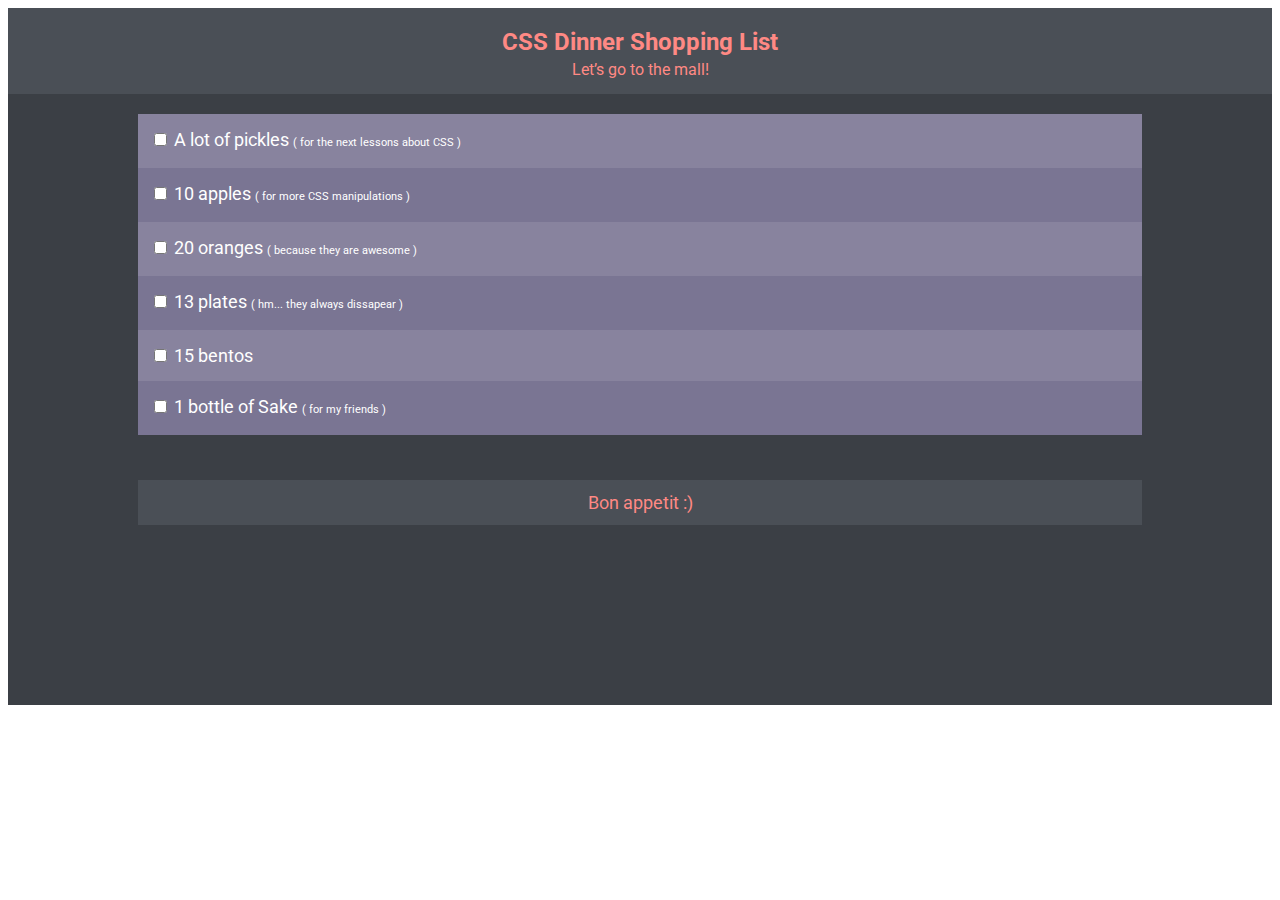
<file: index.html>
<!DOCTYPE html>
<html lang="en">
<head>
    <meta charset="UTF-8">
    <meta http-equiv="X-UA-Compatible" content="IE=edge">
    <meta name="viewport" content="width=device-width, initial-scale=1.0">
    <title>Document</title>
    <link rel="stylesheet" href="styles.css">
    <link rel="preconnect" href="https://fonts.googleapis.com">
    <link rel="preconnect" href="https://fonts.gstatic.com" crossorigin>
    <link href="https://fonts.googleapis.com/css2?family=Roboto:wght@400;700&display=swap" rel="stylesheet">
</head>
<body>
    <header class="header">
        <h1 class="title">
            CSS Dinner Shopping List
        </h1>
        <p class="subtitle">
            Let’s go to the mall!
        </p>
    </header>
<main>
    <div class="list-box">
        <div class="list">
            <label for="" class="item">
                <input type="checkbox">
                <span class="text">
                    A lot of pickles
                </span>
                <span class="small-text">
                    for the next lessons about CSS
                </span>
            </label>
        </div>
        <div class="list">
            <label for="" class="item">
                <input type="checkbox">
                <span class="text">
                    10 apples
                </span>
                <span class="small-text">
                    for more CSS manipulations
                </span>
            </label>
        </div>
        <div class="list">
            <label for="" class="item">
                <input type="checkbox">
                <span class="text">
                    20 oranges
                </span>
                <span class="small-text">
                    because they are awesome
                </span>
            </label>
        </div>
        <div class="list">
            <label for="" class="item">
                <input type="checkbox">
                <span class="text">
                    13 plates
                </span>
                <span class="small-text">
                    hm... they always dissapear
                </span>
            </label>
        </div>
        <div class="list">
            <label for="" class="item">
                <input type="checkbox">
                <span class="text">
                    15 bentos
                </span>
            </label>
        </div>
        <div class="list">
            <label for="" class="item">
                <input type="checkbox">
                <span class="text">
                    1 bottle of Sake 
                </span>
                <span class="small-text">
                    for my friends
                </span>
            </label>
        </div>

    <!-- Bon appetite button -->
        <div class="footer">
            <p class="footer-text">
                Bon appetit :)
            </p>
        </div>
    </div>

   
</main>
</body>
</html>
</file>
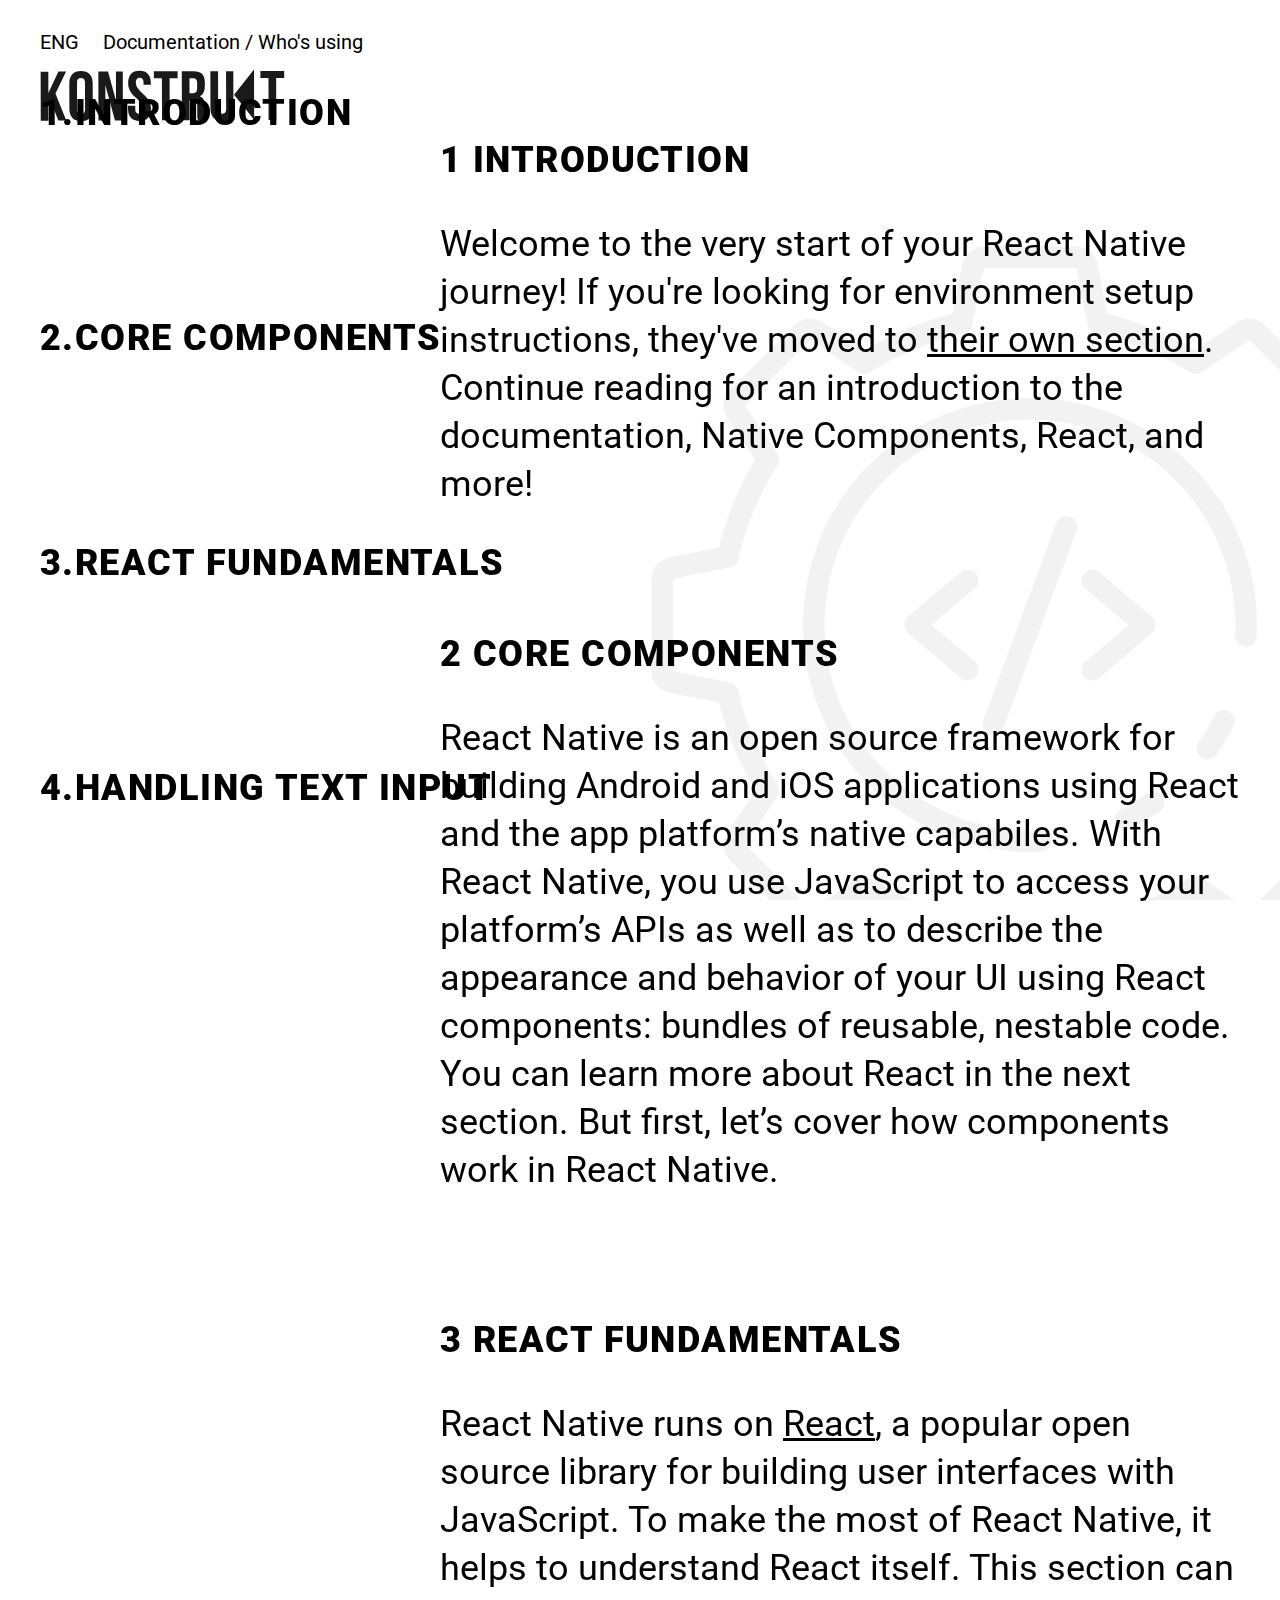
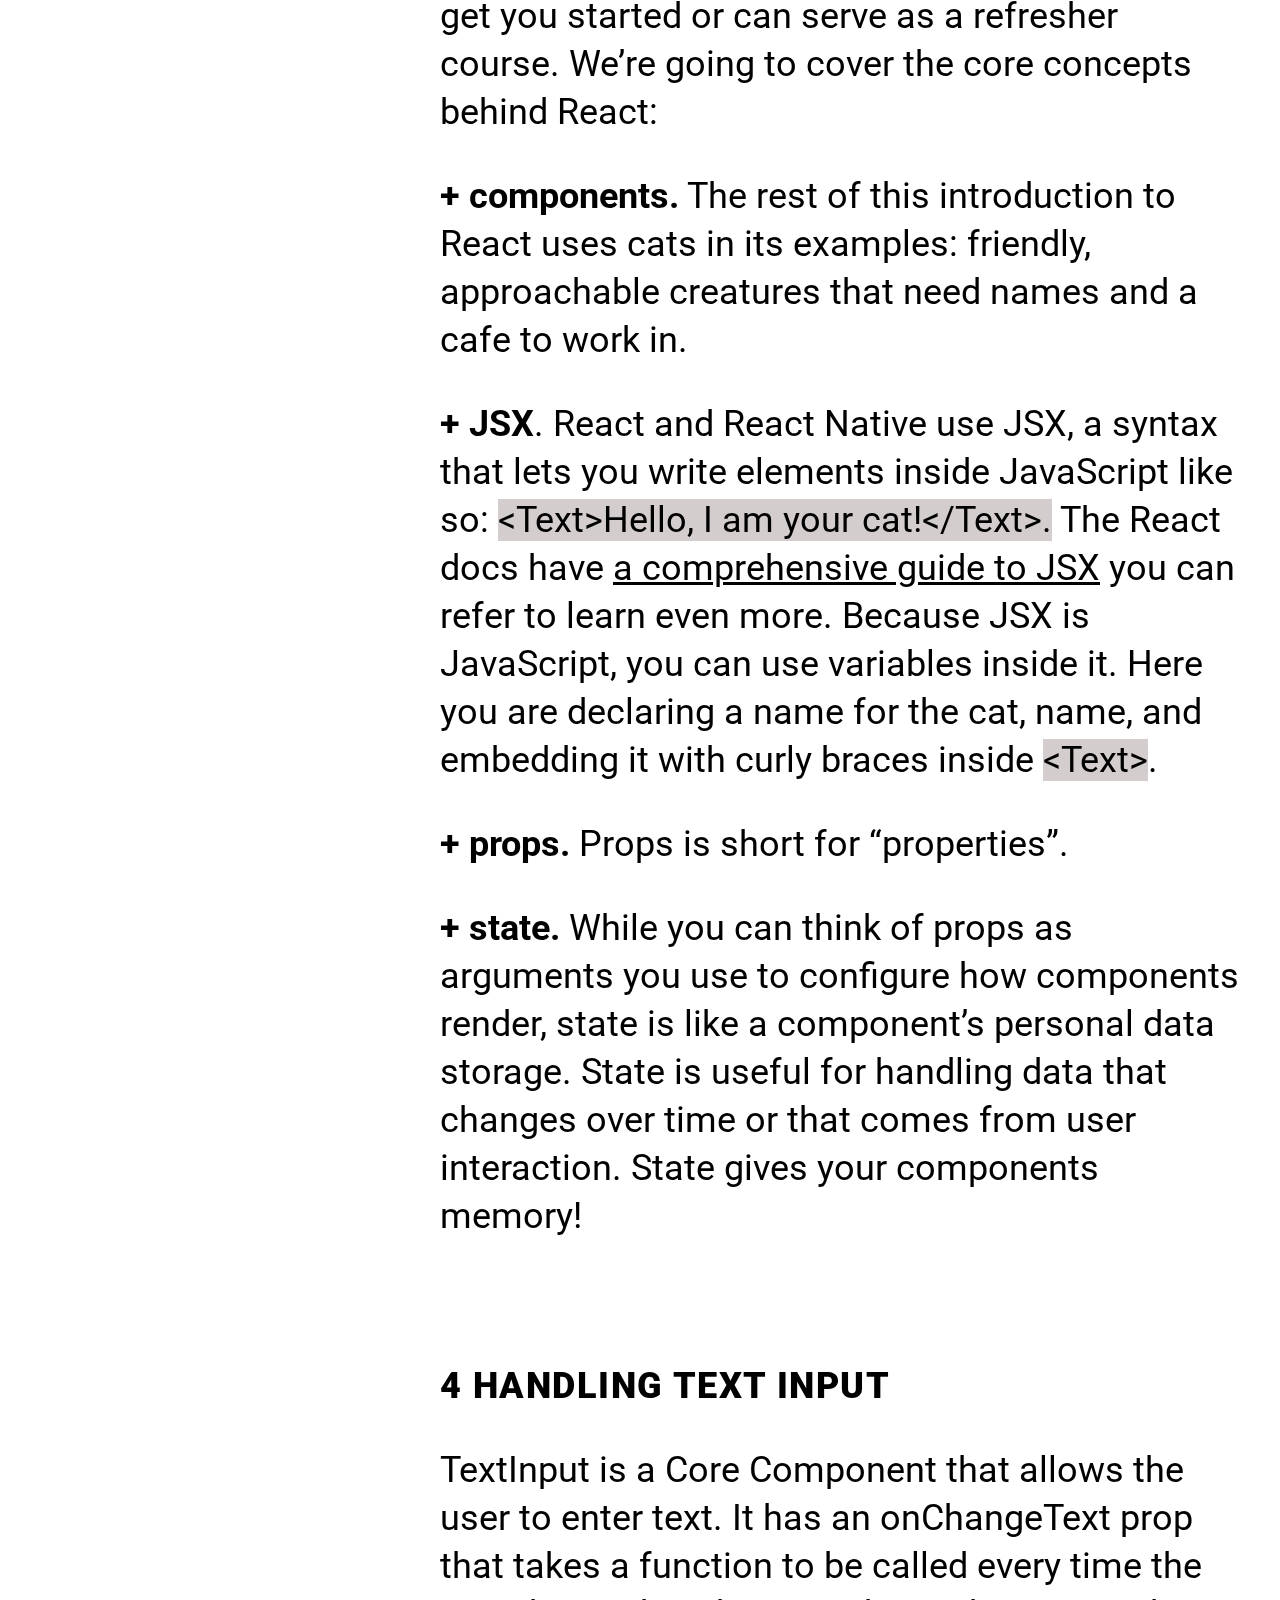
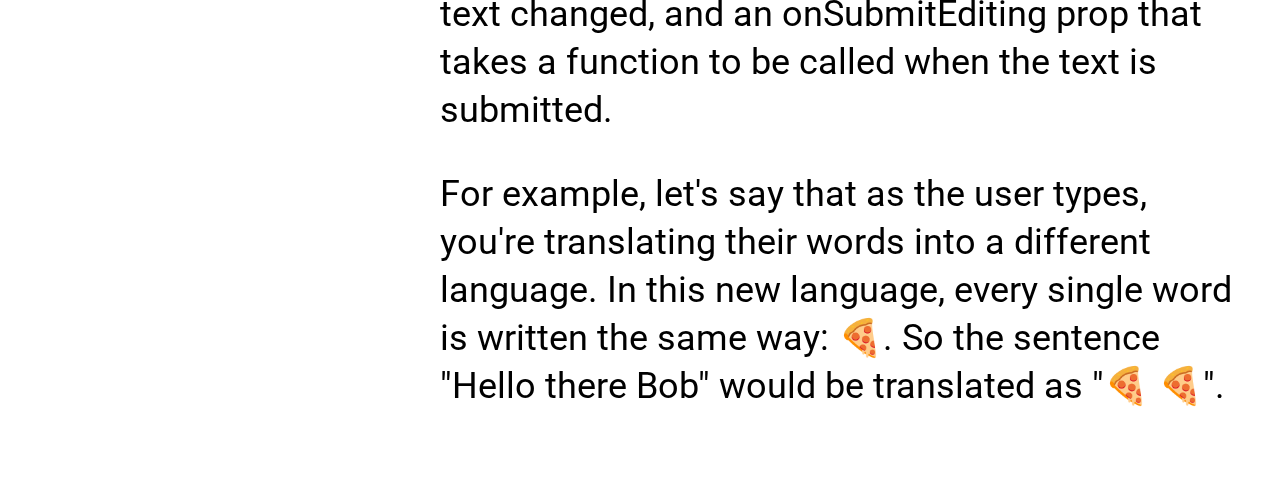
<file: lesson05/index.html>
<!DOCTYPE html>
<html lang="en">
<head>
    <meta charset="UTF-8">
    <meta http-equiv="X-UA-Compatible" content="IE=edge">
    <meta name="viewport" content="width=device-width, initial-scale=1.0">
    <link rel="preconnect" href="https://fonts.googleapis.com">
    <link rel="preconnect" href="https://fonts.gstatic.com" crossorigin>
    <link href="https://fonts.googleapis.com/css2?family=Roboto&display=swap" rel="stylesheet">
    <link href="https://cdn.jsdelivr.net/npm/bootstrap@5.1.3/dist/css/bootstrap.min.css" rel="stylesheet" integrity="sha384-1BmE4kWBq78iYhFldvKuhfTAU6auU8tT94WrHftjDbrCEXSU1oBoqyl2QvZ6jIW3" crossorigin="anonymous">
    <link rel="stylesheet" href="style.css">
    <title>Document</title>
</head>
<body>
    <header class="header d-flex flex-row justify-content-between">
        <div class="header__title title">
            <div class="title__text">ENG</div>
            <div class="title__text">Documentation /   Who's using </div>
        </div>
        <div class="header__svg">
            <img src="/lesson05/img05/company-logo-black.svg" alt="Logo">
        </div>
    </header>

    <main class="main-content d-flex flex-row justify-content-between">
        <div class="main-content__navigation-wrapper">
            <div class="main-content__navigation navigation">
                <p class="navigation-item text-1">
                    1.Introduction
                </p>
                <p class="navigation-item text-1">
                    2.Core Components
                </p>
                <p class="navigation-item text-1">
                    3.React Fundamentals
                </p>
                <p class="navigation-item text-1">
                    4.Handling Text Input
                </p>
            </div>
        </div>
        <div class="article__description">     
            <div class="article__chapetr chapter">
                <h3 class="chapter__title text-1">1 Introduction</h3> 
                <p class="chapter__description">
                   Welcome to the very start of your React Native journey! If you're looking for environment setup instructions, they've moved to <span class="underline">their own section</span>. Continue reading for an introduction to the documentation, Native Components, React, and more!
                </p> 
            </div>
            <div class="article__chapetr chapter">
                <h3 class="chapter__title text-1">2 Core Components</h3> 
                <p class="chapter__description">
                    React Native is an open source framework for building Android and iOS applications using React and the app platform’s native capabiles. With React Native, you use JavaScript to access your platform’s APIs as well as to describe the appearance and behavior of your UI using React components: bundles of reusable, nestable code. You can learn more about React in the next section. But first, let’s cover how components work in React Native.
                </p>
        </div>
            <div class="article__chapetr chapter">
                <h3 class="chapter__title text-1">3  React Fundamentals</h3>
                <p class="chapter__description">
                React Native runs on <span class="underline">React</span>, a popular open source library for building user interfaces with JavaScript. To make the most of React Native, it helps to understand React itself. This section can get you started or can serve as a refresher course.

                We’re going to cover the core concepts behind React:

               <p class="chapter__description"><span class="bold">+    components.</span>  
                   The rest of this introduction to React uses cats in its examples: friendly, approachable creatures that need names and a cafe to work in.
                </p>
               <p class="chapter__description">
                   <span class ="bold">+ JSX</span>. 
                    React and React Native use JSX, a syntax that lets you write elements inside JavaScript like so: <span class="code-decoration">&lt;Text>Hello, I am your cat!&lt;/Text&gt;.</span>  The React docs have <span class="underline">a comprehensive guide to JSX</span>  you can refer to learn even more. Because JSX is JavaScript, you can use variables inside it. Here you are declaring a name for the cat, name, and embedding it with curly braces inside <span class="code-decoration">&lt;Text&gt;</span>.
                </p>
                <p class="chapter__description">
                    <span class="bold">+ props.</span>  
                    Props is short for “properties”. 
                </p>

                <p class="chapter__description">
                    <span class="bold">+ state.</span> 
                    While you can think of props as arguments you use to configure how components render, state is like a component’s personal data storage. State is useful for handling data that changes over time or that comes from user interaction. State gives your components memory!
                </p>
            </div>
            <div class="article__chapetr chapter">
                <h3 class="chapter__title text-1">4 Handling Text Input</h3>
                <p class="chapter__description">
                   TextInput is a Core Component that allows the user to enter text. It has an onChangeText prop that takes a function to be called every time the text changed, and an onSubmitEditing prop that takes a function to be called when the text is submitted. 
                </p>
                <p class="chapter__description">
                   For example, let's say that as the user types, you're translating their words into a different language. In this new language, every single word is written the same way: 🍕. So the sentence "Hello there Bob" would be translated as "🍕 🍕". 
                </p>
            </div>
        </div>

        <img src="/lesson05/img05/Frame 1.svg" alt="" class="main-content__background">
    </main>

</body>
</html>
</file>
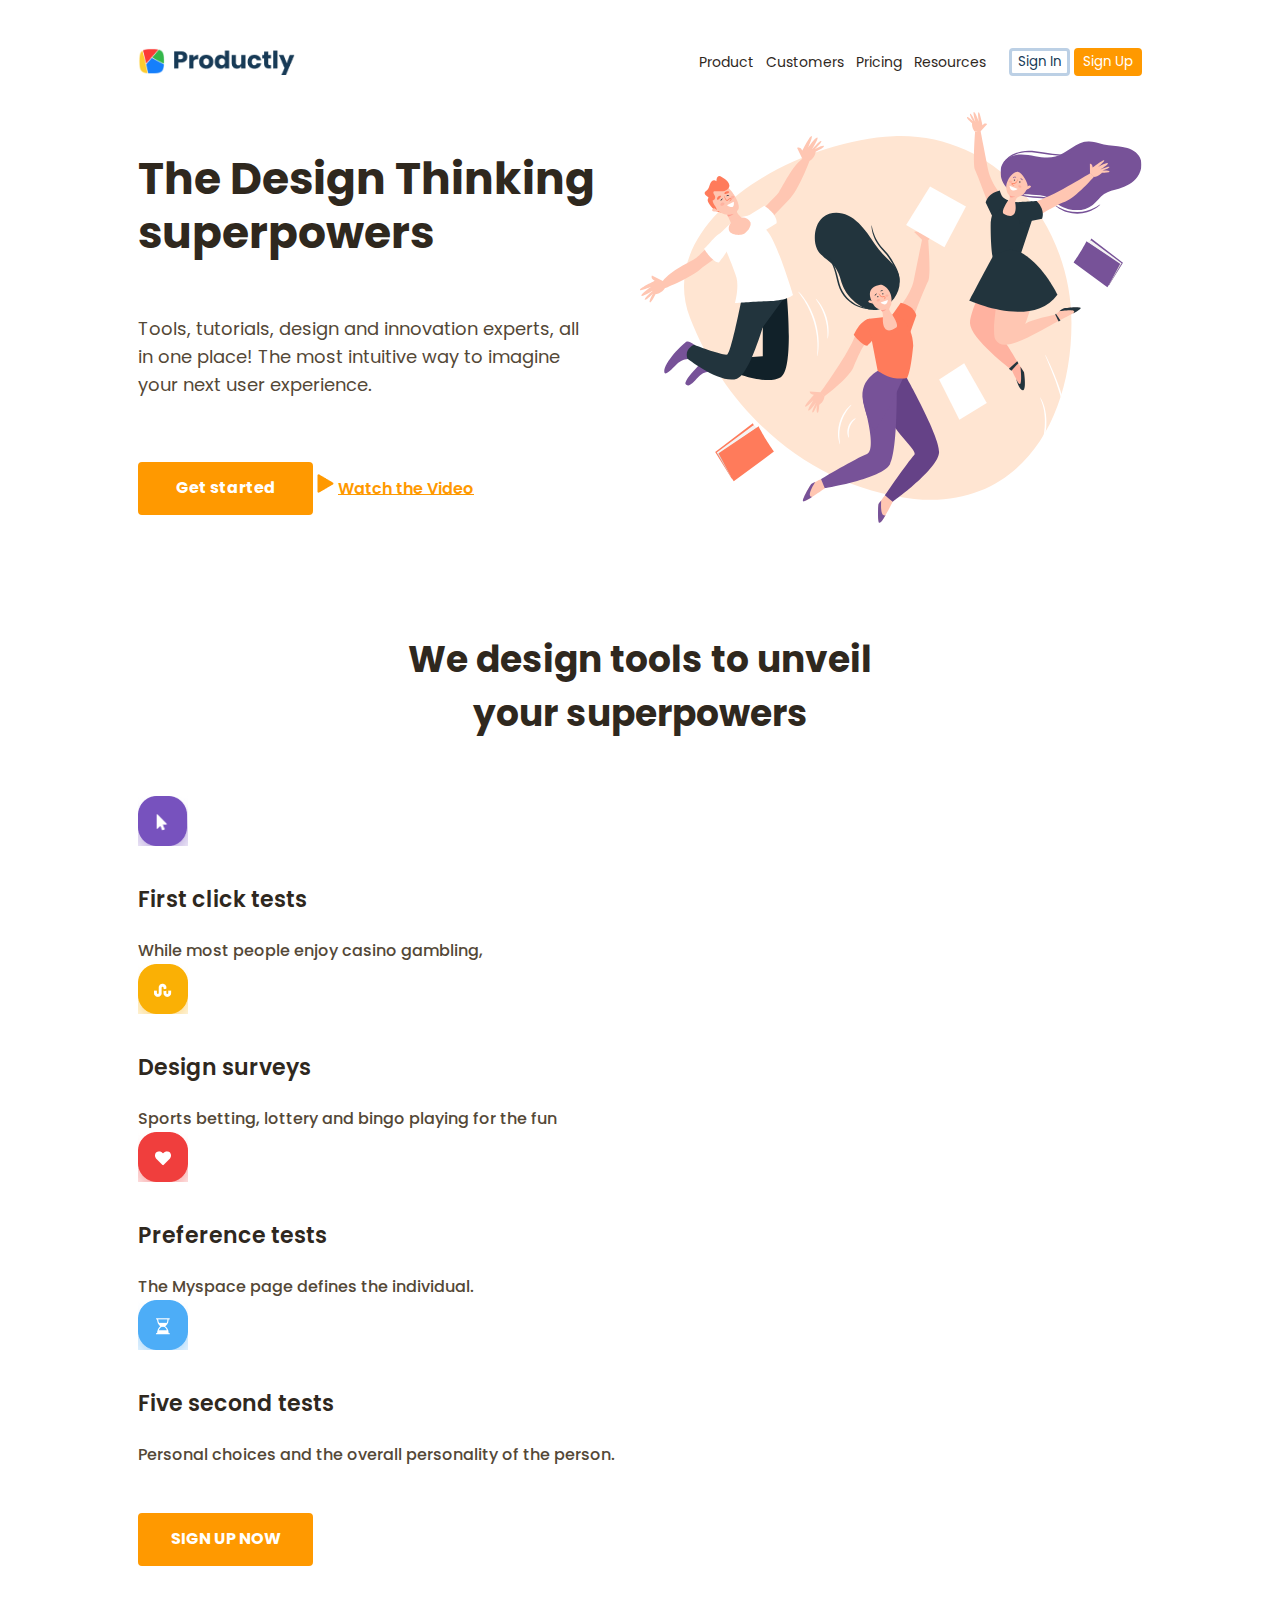
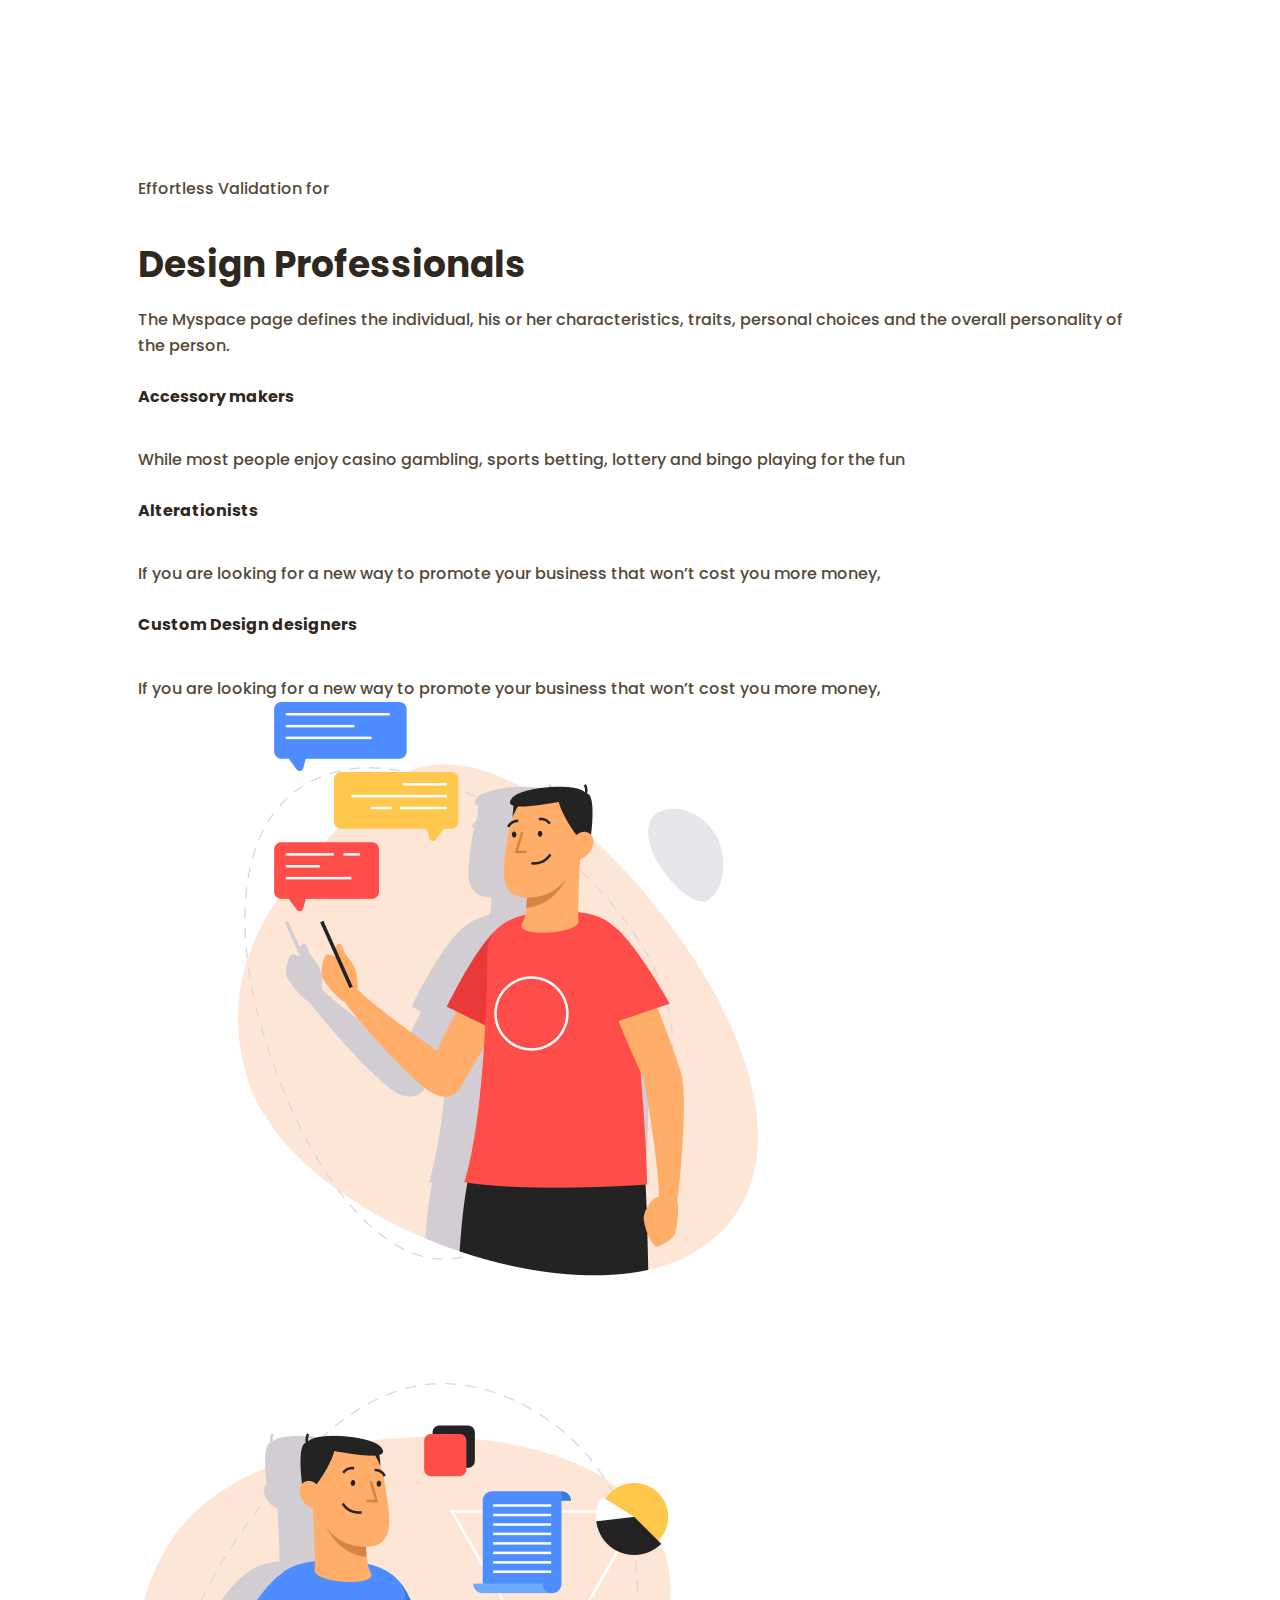
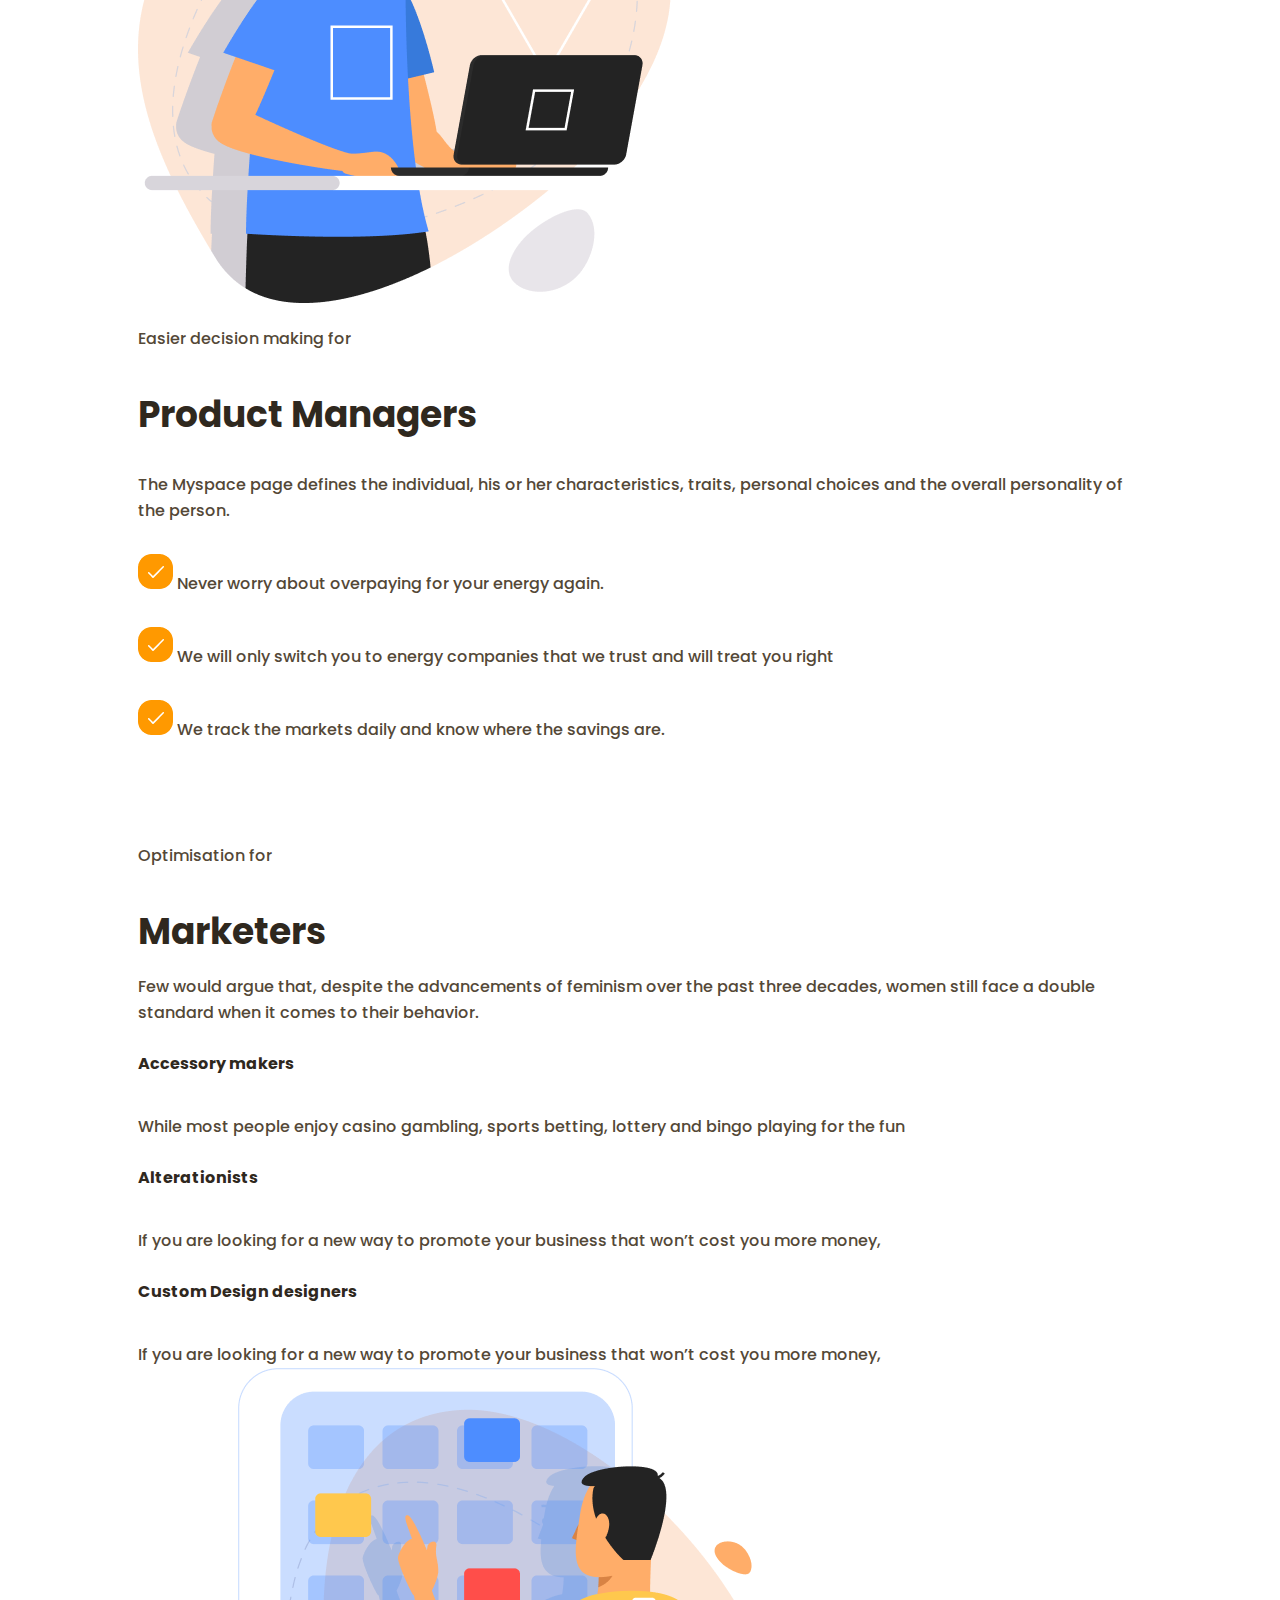
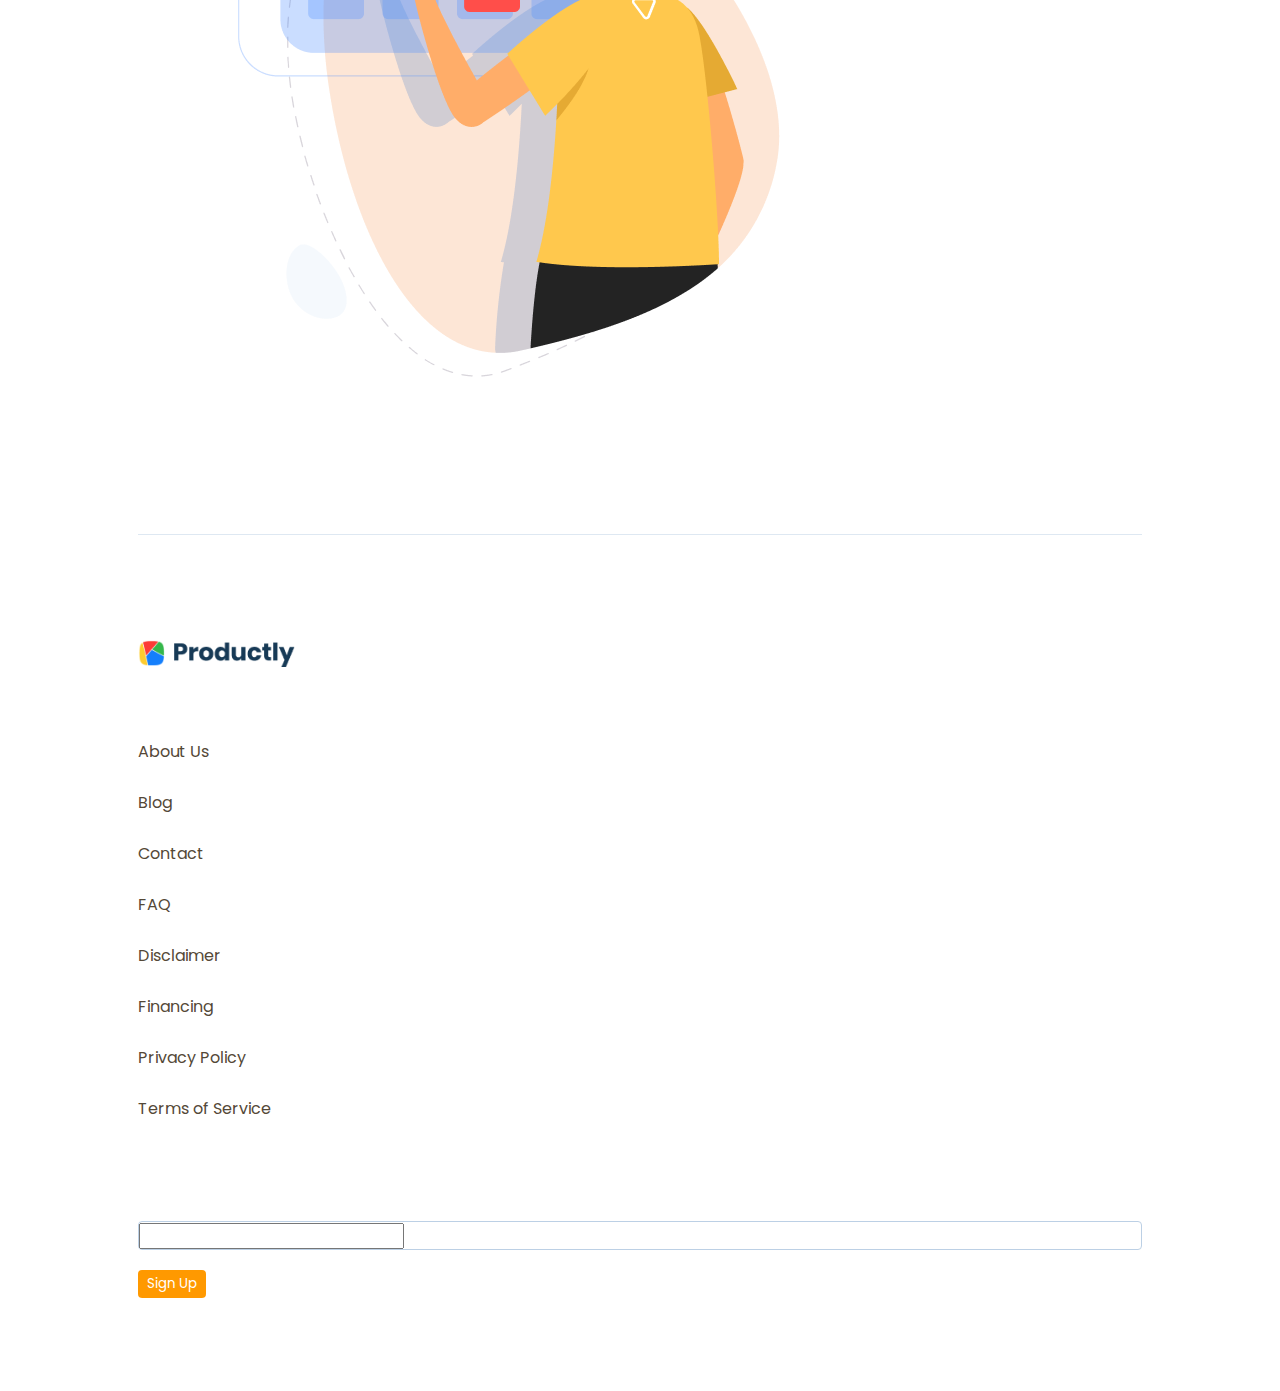
<file: lesson06/index.html>
<!DOCTYPE html>
<html lang="en">
<head>
    <meta charset="UTF-8">
    <meta http-equiv="X-UA-Compatible" content="IE=edge">
    <meta name="viewport" content="width=device-width, initial-scale=1.0">
    <link rel="preconnect" href="https://fonts.googleapis.com">
    <link rel="preconnect" href="https://fonts.gstatic.com" crossorigin>
    <link href="https://fonts.googleapis.com/css2?family=Poppins:wght@400;700&family=Roboto&display=swap" rel="stylesheet">
    <link href="https://cdn.jsdelivr.net/npm/bootstrap@5.1.3/dist/css/bootstrap.min.css" rel="stylesheet" integrity="sha384-1BmE4kWBq78iYhFldvKuhfTAU6auU8tT94WrHftjDbrCEXSU1oBoqyl2QvZ6jIW3" crossorigin="anonymous">
    <link rel="stylesheet" href="style.css">
    <title>Document</title>
</head>
<body>
    <!-- Header+navogation -->
    <header class="header">
        <div class="logo">
            <img src="/lesson06/img06/Logo.png" alt="Logo" width="157px" height="27px">
        </div>
        <div class="nav_btn">
            <nav class="navigation">
                <span class="list-item">Product</span>
                <span class="list-item">Customers </span>
                <span class="list-item">Pricing </span>
                <span class="list-item">Resources</span>
            </nav>
        <div class="buttons">
            <button class="button-1">Sign In</button>
            <button class="button-2">Sign Up</button>
        </div>
    </div> 
    </header>
    <main>

        <!-- First section -->
        <section class="section-1">
            <div class="section-box container-1">
                <h2 class="title">
                    The Design Thinking<br> 
                    superpowers
                </h2>
                <p class="text">
                    Tools, tutorials, design and innovation experts, all<br>
                    in one place! The most intuitive way to imagine<br>
                    your next user experience.
                </p>
                <div>
                    <button class="button-3">Get started</button>
                    <img src="/lesson06/img06/Triangle Copy 6.png" alt=""> 
                    <a class="link" href="">Watch the Video</a>
                </div>
            </div>
            <div class="section-box container-2">
                <img src="/lesson06/img06/Image.svg" alt="">
            </div>
        </section>

        <!-- Second section -->
        <section class="section-2 d-flex flex-column">
            <div >
                <h4 class="title-2">
                    We design tools to unveil<br>your superpowers
                </h4>
                <div class="icons d-flex justify-content-around align-content-stretch">
                    <div class="icon d-flex flex-column justify-content-center align-content-stretch flex-wrap">
                        <img 
                            src="/lesson06/img06/icon (2).png" 
                            alt="" 
                            class="icon"
                            width="50"
                            height="50">
                        <p class="icon_title">First click tests</p>
                        <p class="subtitle">
                            While most people enjoy casino gambling,
                        </p>
                    </div>
                    <div class="icon d-flex flex-column justify-content-center align-content-stretch flex-wrap">
                        <img src="/lesson06/img06/icon (1).png" 
                            alt="" 
                            class="icon"
                            width="50"
                            height="50">
                        <p class="icon_title">Design surveys</p>
                        <p class="subtitle">
                            Sports betting, lottery and bingo playing for the fun
                        </p>
                    </div>
                    <div class="icon d-flex flex-column justify-content-center align-content-stretch flex-wrap">
                        <img src="/lesson06/img06/icon.png" 
                            alt="" 
                            class="icon"
                            width="50"
                            height="50">
                        <p class="icon_title">Preference tests</p>
                        <p class="subtitle">
                            The Myspace page defines the individual.
                        </p>
                    </div>
                    <div class="icon d-flex flex-column justify-content-center align-content-stretch flex-wrap">
                        <img src="/lesson06/img06/icon (3).png" 
                            alt="" 
                            class="icon"
                            width="50"
                            height="50">
                        <p class="icon_title">Five second tests</p>
                        <p class="subtitle">
                            Personal choices and the overall personality of the person. 
                        </p>
                    </div>
                </div>
            </div>
            <div class="d-flex justify-content-center">
                <button class="button-3">SIGN UP NOW</button>
            </div>
        </section>
        
        <!-- Third section -->
        <section class="section-3 d-flex justify-content-between">
            <div class="text_section-3 flex-column justify-content-start">
                <p class="subtitle small_text__section-3">
                    Effortless Validation for
                </p>
                <h3 class="title-2">
                    Design Professionals
                </h3>
                <p class="subtitle small_text__section-3">
                    The Myspace page defines the individual, his or her characteristics, traits, personal choices and the overall personality of the person. 
                </p>
                <h6 class="professions">
                    Accessory makers
                </h6>
                <p class="subtitle small_text__section-3">
                    While most people enjoy casino gambling, sports betting, lottery and bingo playing for the fun
                </p>
                <h6 class="professions">
                    Alterationists
                </h6>
                <p class="subtitle small_text__section-3">
                    If you are looking for a new way to promote your business that won’t cost you more money, 
                </p>
                <h6 class="professions">
                    Custom Design designers
                </h6>
                <p class="subtitle small_text__section-3">
                    If you are looking for a new way to promote your business that won’t cost you more money, 
                </p>
            </div>
            <div>
                <img src="/lesson06/img06/Image red t-shirt.png" alt="" class="picture red_t-shirt">
            </div>
        </section>
        <!-- Fourth section -->
        <section class="sections d-flex justify-content-between">
            <div>
                <img src="/lesson06/img06/Image blue t-shirt.png" alt="" class="picture blue_t-shirt">
            </div>
            <div class="text_section-3 flex-column justify-content-start">
                <p class="subtitle small_text__section-3">
                    Easier decision making for
                </p>
                <h3 class="title-2">
                    Product Managers
                </h3>
                <div class="text_section-4">
                    <span class="subtitle small_text__section-4">
                    The Myspace page defines the individual, his or her characteristics, traits, personal choices and the overall personality of the person.  
                    </span>
                </div>
                <div class="text_section-4">
                    <img src="/lesson06/img06/mark.png" alt="">
                    <span class="subtitle small_text__section-4">
                        Never worry about overpaying for your energy again. 
                    </span>
                </div>
                <div class="text_section-4">
                    <img src="/lesson06/img06/mark.png" alt="">
                    <span class="subtitle small_text__section-4">
                    We will only switch you to energy companies that we trust and will treat you right
                    </span>
                </div>
                <div class="text_section-4">
                    <img src="/lesson06/img06/mark.png" alt="">
                    <span class="subtitle small_text__section-3">
                        We track the markets daily and know where the savings are. 
                    </span>
                </div>
            </div>           
        </section>

        <!-- Fifth section -->

        <section class="sections d-flex justify-content-between">
            <div class="text_section-3 flex-column justify-content-start">
                <p class="subtitle small_text__section-3">
                    Optimisation for
                </p>
                <h3 class="title-2">
                    Marketers
                </h3>
                <p class="subtitle small_text__section-3">
                    Few would argue that, despite the advancements of feminism over the past three decades, women still face a double standard when it comes to their behavior.  
                </p>
                <h6 class="professions">
                    Accessory makers
                </h6>
                <p class="subtitle small_text__section-3">
                    While most people enjoy casino gambling, sports betting, lottery and bingo playing for the fun
                </p>
                <h6 class="professions">
                    Alterationists
                </h6>
                <p class="subtitle small_text__section-3">
                    If you are looking for a new way to promote your business that won’t cost you more money, 
                </p>
                <h6 class="professions">
                    Custom Design designers
                </h6>
                <p class="subtitle small_text__section-3">
                    If you are looking for a new way to promote your business that won’t cost you more money, 
                </p>
            </div>
            <div>
                <img src="/lesson06/img06/Image yellow t-shirt.png" alt="" class="picture red_t-shirt">
            </div>
        </section>

        <!-- Line -->

        <div class="line"></div>
    </main>

    <!-- Footer -->

    <footer class="footer d-flex justify-content-around">
        <div class="logo">
            <img src="/lesson06/img06/Logo.png" alt="Logo" width="157px" height="27px">
        </div>
        <div class="columns d-flex">
            <div class="about column-1 d-flex flex-column">
                <p>About Us</p>
                <p>Blog</p>
                <p>Contact</p>
                <p>FAQ</p>
            </div>
            <div class="about column-2 d-flex flex-column">
                <p>Disclaimer</p>
                <p>Financing</p>
                <p>Privacy Policy</p>
                <p>Terms of Service</p>
                </div>
        </div>
        <div d-flex flex-column justify-content-start>
            <div class="input">
                <input type="text">
            </div>
            <button class="button-2">Sign Up</button>
        </div>
    </footer>

</body>
</html>
</file>
<file: styles.css>
html {
    font-family: 'Roboto', sans-serif;
    transition: all .1s ease-in;
}

main {
    box-sizing: border-box;

}
body {
    position: relative;
}


.header {
    background-color: #4A4F56;
    margin: 0 auto;
    
}

.title {
    font-weight: bold;
    font-size: 24px;
    line-height: 28px;
    text-align: center;
    color: #FF8984;
    padding: 20px 250px 0;
    margin: auto;
    
    }

.subtitle {
    font-size: 16px;
    line-height: 19px;
    text-align: center;
    color: #FF8984;
    padding: 4px 330px 15px;
    margin: auto;
    
}

.list-box {
    background-color: #3B3F45;
    padding: 20px 130px 135px;
    
}

.list {
    width: 100%;
    background-color: #88839E;
    margin: 0 auto;
    padding: 15px 0;
}

.item {
    padding-left: 12px;
}

.text {
    font-size: 18px;
    line-height: 21px;
    font-weight: 400;
    align-items: center;
    color: #FFFFFF
}

.small-text {
    font-size: 11px;
    line-height: 21px;
    font-weight: 400;
    font-style: normal;
    align-items: center;
    color: #FFFFFF;
}

/* Nth-child */

.list:nth-child(even) {
    background: #7A7593
}

/* Hover */

.list:hover {
    background-color: #625E77;
    border-bottom: 3px solid #FFFFFF ;
    border-top: 3px solid #FFFFFF;

}

/* Checked */

input:checked ~ span{
    text-decoration: line-through;

}

.small-text::after {
    content: ")";
}

.small-text::before {
    content: "(";
}

.list:active {
    background-color: #FF8984;
}

.footer {
    width: 100%;
    height: 45px;
    background-color: #4A4F56;
    margin: 45px auto;
    
}

.footer-text {
    
    font-size: 18px;
    line-height: 45px;
    text-align:  center;
    color: #FF8984;
    margin: auto;
    
    
}

.footer:active {
    background-color: #625E77;
}
</file>
<file: lesson05/style.css>
* {
    font-family: -apple-system, BlinkMacSystemFont, 'Segoe UI', Roboto, Oxygen, Ubuntu, Cantarell, 'Open Sans', 'Helvetica Neue', sans-serif;
    
}
body {
    margin: 0;
    padding: 0 40px;
}

.header {
    position: fixed;
    width: 100%;
    height: 100px;
    background: rgb(255, 255, 255);
    
}
    .header__title {
        display: flex;
        flex-direction: row;
        padding-top: 30px;
    }

    .header__svg {
        padding-top: 15px;
        padding-right: 50px;
    }


.main-content__background {
    opacity: 0.6;
    position: fixed;
    right: 0px;
    bottom: 0px;
    z-index: -1;
}

    .main-content__navigation-wrapper {
        width: 720px;
        
    }

    .main-content__navigation {
        position: fixed;
        width: 720px;
        height: 100%;
    }

    .navigation {
        display: flex;
        flex-direction: column;
        justify-content: space-around;
    }

.article__description {
    display: flex;
    flex-direction: column;
    justify-content: start;
    flex-wrap: wrap;
    padding-left: 400px;
    padding-top: 100px;
}

    .article__chapetr {
        margin-bottom: 50px;
    }

.title__text {
    font-size: 20px;
    padding-right: 24px;
}

.text-1 {
    font-weight: 900;
    font-size: 36px;
    line-height: 42px;
    letter-spacing: 0.04em;
    text-transform: uppercase;
}

.chapter__title, .chapter__description{
    font-size: 36px;
    line-height: 48px;  
}

.underline {
    text-decoration: underline;
}

.bold {
    font-weight: 700;
}

.code-decoration {
    background-color: rgb(212, 205, 205);
}
</file>
<file: lesson06/style.css>
*{
    font-family: 'Poppins', sans-serif;
}   

body {
    padding: 20px 130px 85px;
}
/* Header+navigation+logo */
.header {
    padding-top: 20px;
    display: flex;
    justify-content: space-between;
}

.nav_btn {
    display: flex;
    justify-content: space-between;
}


.list-item {
    font-size: 14px;
    line-height: 28px;
    color: #2F281E;
    padding-right: 8px;
}

/* Section-1 */

.buttons {
    font-size: 16px;
    line-height: 24px;
    margin-left: 15px;
}

.button-1 {
    background-color: white;
    color: #173A56;
    border: solid #BCD0E5;
    border-radius: 4px;

}
.button-2 {
    background-color: #FF9900;
    color: #FFFFFF;
    border: solid #FF9900;
    border-radius: 4px;
}

.section-1 {
    display: flex;
    justify-content: space-between;
}
.section-box {
    display: flex;
    flex-direction: column;
}

.container-2 {
    width: 50%;
}

.container-2 {
    margin-top: 30px;
}

.title {
    font-weight: bold;
    font-size: 44px;
    line-height: 54px;
    color: #2F281E;
    margin-top: 70px;
}

.text {
    font-size: 18px;
    line-height: 28px;
    color:#544837;
}

.button-3 {
    font-weight: bold;
    font-size: 16px;
    line-height: 24px;
    color: #FFFFFF;
    background-color: #FF9900;
    border: solid #FF9900;
    border-radius: 4px;
    width: 175px;
    height: 53px;
    margin-top: 45px;
}

.link  {
    font-weight: 600;
    font-size: 16px;
    line-height: 24px;
    color: #FF9900;
}

/* Section-2 */

.section-2 {
    margin-top: 110px;
}

.title-2 {
    font-weight: bold;
    font-size: 36px;
    line-height: 54px;
    text-align: center;
    color: #2F281E;
    display: flex;
    justify-content: center;
}

.icons {
    margin-top: 55px;
}

.icon {
    margin-right: 45px;
}

.icon_title {
    font-weight: 600;
    font-size: 22px;
    line-height: 33px;
    color: #2F281E;
    margin-top: 30px;
}

.subtitle {
    font-weight: 500;
    font-size: 16px;
    line-height: 26px;
    color: #544837;
    margin-bottom: 0px;
    margin-top: 15px;
}

/* Section-3 */

.section-3 {
    margin-top: 210px;
    margin-bottom: 100px;
}

.sections {
    margin-bottom: 100px;
}

.professions {
    font-weight: bold;
    font-size: 16px;
    line-height: 26px;
    color: #2F281E;
    margin-top: 25px;
}

h3.title-2 {
    justify-content: start;
    margin-bottom: 10px;
}

.red_t-shirt {
    padding-left: 100px;
} 

/* Section-4 */

.text_section-4 {
    margin-top: 30px;
}

.blue_t-shirt {
    padding-right: 100px;
}

/* Line */

.line {
    border-top: 1px solid rgba(188, 208, 229, 0.496913);
    margin-top: 150px;
}

/* Footer */

.footer {
    padding-top: 105px;
}

.columns {
    margin-top: 60px;
}

.about {
    font-size: 16px;
    line-height: 35px;
    color: #544837;
}

.column-1 {
    margin-right: 175px;
}

.input {
    list-style: none;
    background: #FFFFFF;
    border: 1px solid #BCD0E5;
    box-sizing: border-box;
    border-radius: 4px;
    margin-top: 95px;
    margin-bottom: 20px;
}
</file>
